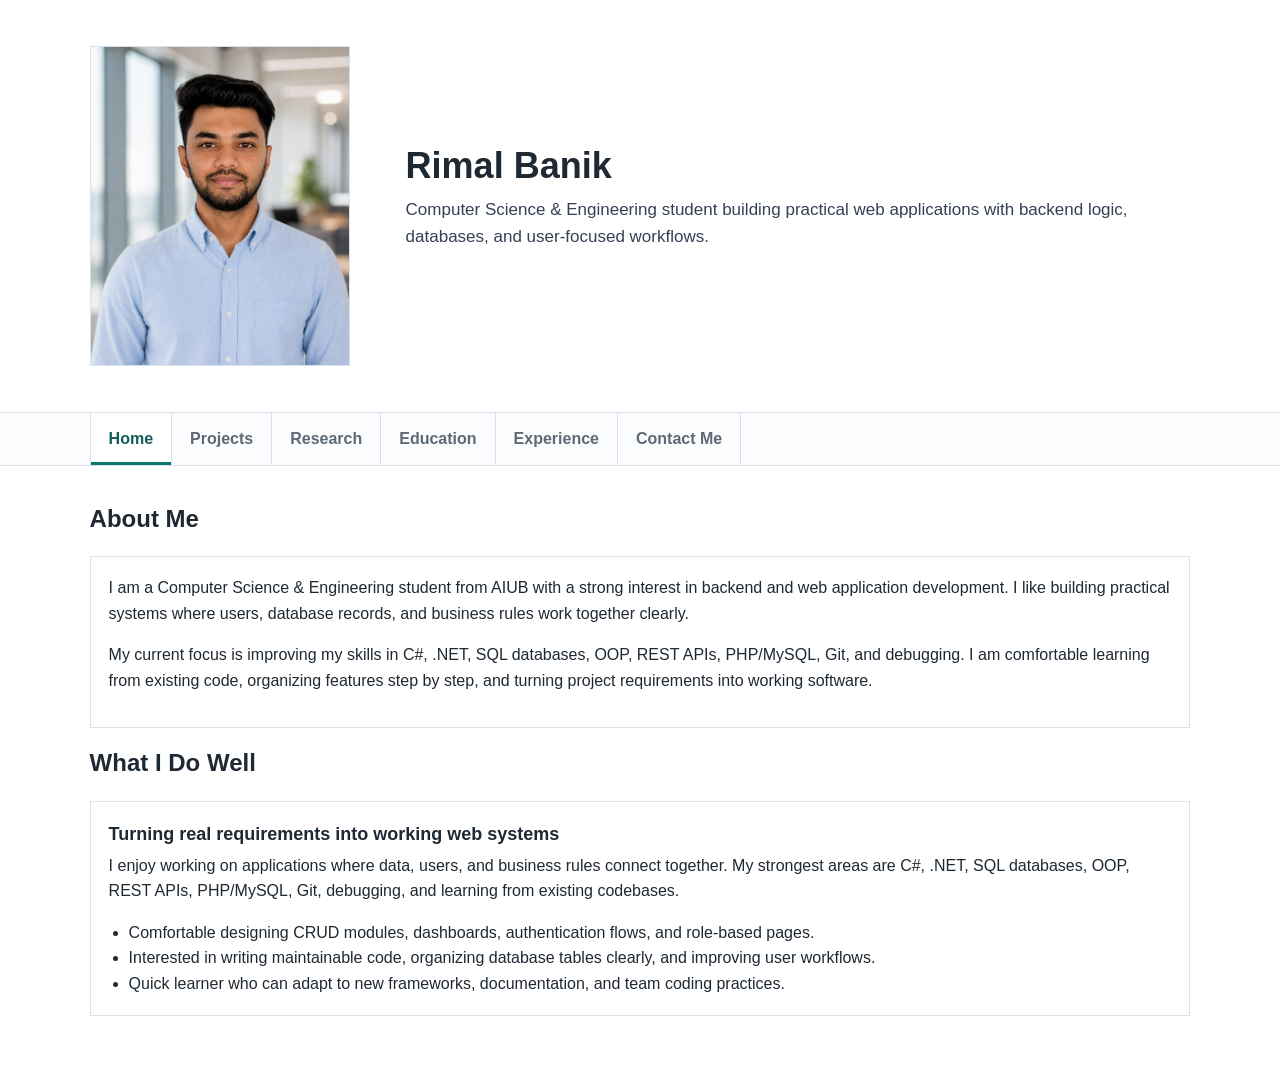
<file: index.html>
<!doctype html>
<html lang="en">
<head>
  <meta charset="utf-8">
  <meta name="viewport" content="width=device-width, initial-scale=1">
  <title>Rimal Banik | Trainee Software Engineer</title>
  <link rel="stylesheet" href="styles.css">
</head>
<body>
  <main class="page">
    <header class="intro">
      <img class="profile-photo" src="assets/profile-photo.png" alt="Rimal Banik">
      <div>
        <h1>Rimal Banik</h1>
        <p class="lead">Computer Science & Engineering student building practical web applications with backend logic, databases, and user-focused workflows.</p>
      </div>
    </header>

    <nav class="tabs" aria-label="Portfolio sections">
      <button class="tab active" data-tab="home">Home</button>
      <button class="tab" data-tab="projects">Projects</button>
      <button class="tab" data-tab="research">Research</button>
      <button class="tab" data-tab="education">Education</button>
      <button class="tab" data-tab="experience">Experience</button>
      <button class="tab" data-tab="contact">Contact Me</button>
    </nav>

    <section class="panel active" id="home">
      <h2>About Me</h2>
      <article class="item about-card">
        <p>I am a Computer Science & Engineering student from AIUB with a strong interest in backend and web application development. I like building practical systems where users, database records, and business rules work together clearly.</p>
        <p>My current focus is improving my skills in C#, .NET, SQL databases, OOP, REST APIs, PHP/MySQL, Git, and debugging. I am comfortable learning from existing code, organizing features step by step, and turning project requirements into working software.</p>
      </article>

      <h2>What I Do Well</h2>
      <article class="item">
        <h3>Turning real requirements into working web systems</h3>
        <p>I enjoy working on applications where data, users, and business rules connect together. My strongest areas are C#, .NET, SQL databases, OOP, REST APIs, PHP/MySQL, Git, debugging, and learning from existing codebases.</p>
        <ul>
          <li>Comfortable designing CRUD modules, dashboards, authentication flows, and role-based pages.</li>
          <li>Interested in writing maintainable code, organizing database tables clearly, and improving user workflows.</li>
          <li>Quick learner who can adapt to new frameworks, documentation, and team coding practices.</li>
        </ul>
      </article>
    </section>

    <section class="panel" id="projects">
      <h2>Projects</h2>
      <article class="item">
        <h3>Digital Payment System & Security</h3>
        <p class="meta">PHP, MySQL/MariaDB, HTML, CSS, JavaScript</p>
        <p>Role-based digital payment project with customer, agent, and admin areas.</p>
        <ul>
          <li>Implemented send money, cash out, pay bill, balance lookup, and loan request workflows.</li>
          <li>Designed database tables for users, transactions, bill providers, loan requests, and password reset tokens.</li>
          <li>Includes API endpoints and separate controllers for customer, agent, admin, auth, and security features.</li>
          <li>Practiced payment-domain concepts such as account balance updates, transaction history, role permissions, and form validation.</li>
        </ul>
        <div class="project-links">
          <a href="https://github.com/fuad7181/Digital-Payment-System-and-Security" target="_blank" rel="noopener">View Project on GitHub</a>
        </div>
      </article>
      <article class="item">
        <h3>Farmer to Consumer / MatirGhran Admin System</h3>
        <p class="meta">ASP.NET Core MVC, .NET 8, Entity Framework Core, SQL Server, Razor Views</p>
        <p>Admin-focused software with dashboard, agent approval and assignment, employee and user management, payments, orders, products, stock, customer, farmer, and agent flows.</p>
        <ul>
          <li>Layered solution using entities, data context, repositories, MVC controllers, Razor views, and an API project.</li>
          <li>Built around relational data, role-based workflows, CRUD modules, and business process screens.</li>
          <li>Verified locally with a successful <code>dotnet build</code>.</li>
          <li>Practiced admin-side software thinking: approvals, assignments, order tracking, payment records, and user management.</li>
        </ul>
        <div class="project-links">
          <span>View Project on GitHub</span>
        </div>
      </article>
    </section>

    <section class="panel" id="research">
      <h2>Research & Interests</h2>
      <article class="item">
        <h3>Current Academic Interests</h3>
        <p>I am interested in secure web applications, digital payment workflows, database-backed systems, REST API design, data science, analytics, and machine learning fundamentals.</p>
        <ul>
          <li>Secure digital payment systems, transaction records, and role-based access control.</li>
          <li>Database schema design, SQL query writing, and connecting data models to application features.</li>
          <li>REST API structure, backend validation, clean OOP practice, and software documentation.</li>
          <li>Data science and analytics fundamentals, especially how software systems can use data for better decisions.</li>
        </ul>
      </article>
    </section>

    <section class="panel" id="education">
      <h2>Education</h2>
      <article class="item">
        <h3>B.Sc. in Computer Science & Engineering</h3>
        <p class="meta">American International University-Bangladesh (AIUB)</p>
        <p>CGPA: 3.80<br>Status: 2023 to Running</p>
      </article>
      <article class="item">
        <h3>Higher Secondary Certificate (HSC)</h3>
        <p class="meta">Milestone College</p>
        <p>GPA: 5.00<br>Passing Year: 2021</p>
      </article>
    </section>

    <section class="panel" id="experience">
      <h2>Experience</h2>
      <article class="item">
        <h3>Fresh Graduate / Entry-Level Candidate</h3>
        <p>I do not have formal professional experience yet. My hands-on experience comes from academic and self-driven projects where I practiced full-stack workflows, database design, debugging, version control, and documentation.</p>
        <ul>
          <li>Built academic projects with backend, database, and frontend components.</li>
          <li>Worked with login, role separation, dashboard pages, forms, data lists, and business records.</li>
          <li>Can read existing code, identify issues, test changes, and document what was done.</li>
          <li>Ready for trainee-level work where learning speed, consistency, and teamwork matter.</li>
        </ul>
      </article>
    </section>

    <section class="panel" id="contact">
      <h2>Contact Me</h2>
      <article class="item contact-details">
        <h3>Contact Information</h3>
        <p>Email: <a href="mailto:rimalbanik@gmail.com">rimalbanik@gmail.com</a></p>
        <p>Phone: <a href="tel:+8801864336955">01864336955</a></p>
      </article>
      <article class="item message-box">
        <h3>Send a Message</h3>
        <form class="contact-form" id="contactForm">
          <label>
            Visitor Email
            <input type="email" id="visitorEmail" placeholder="visitor@example.com" required>
          </label>
          <label>
            Message
            <textarea id="visitorMessage" rows="6" placeholder="Write your message..." required></textarea>
          </label>
          <button type="submit">Send Message</button>
          <p class="form-note" id="formStatus" aria-live="polite"></p>
        </form>
      </article>
    </section>
  </main>

  <script src="script.js"></script>
</body>
</html>
</file>
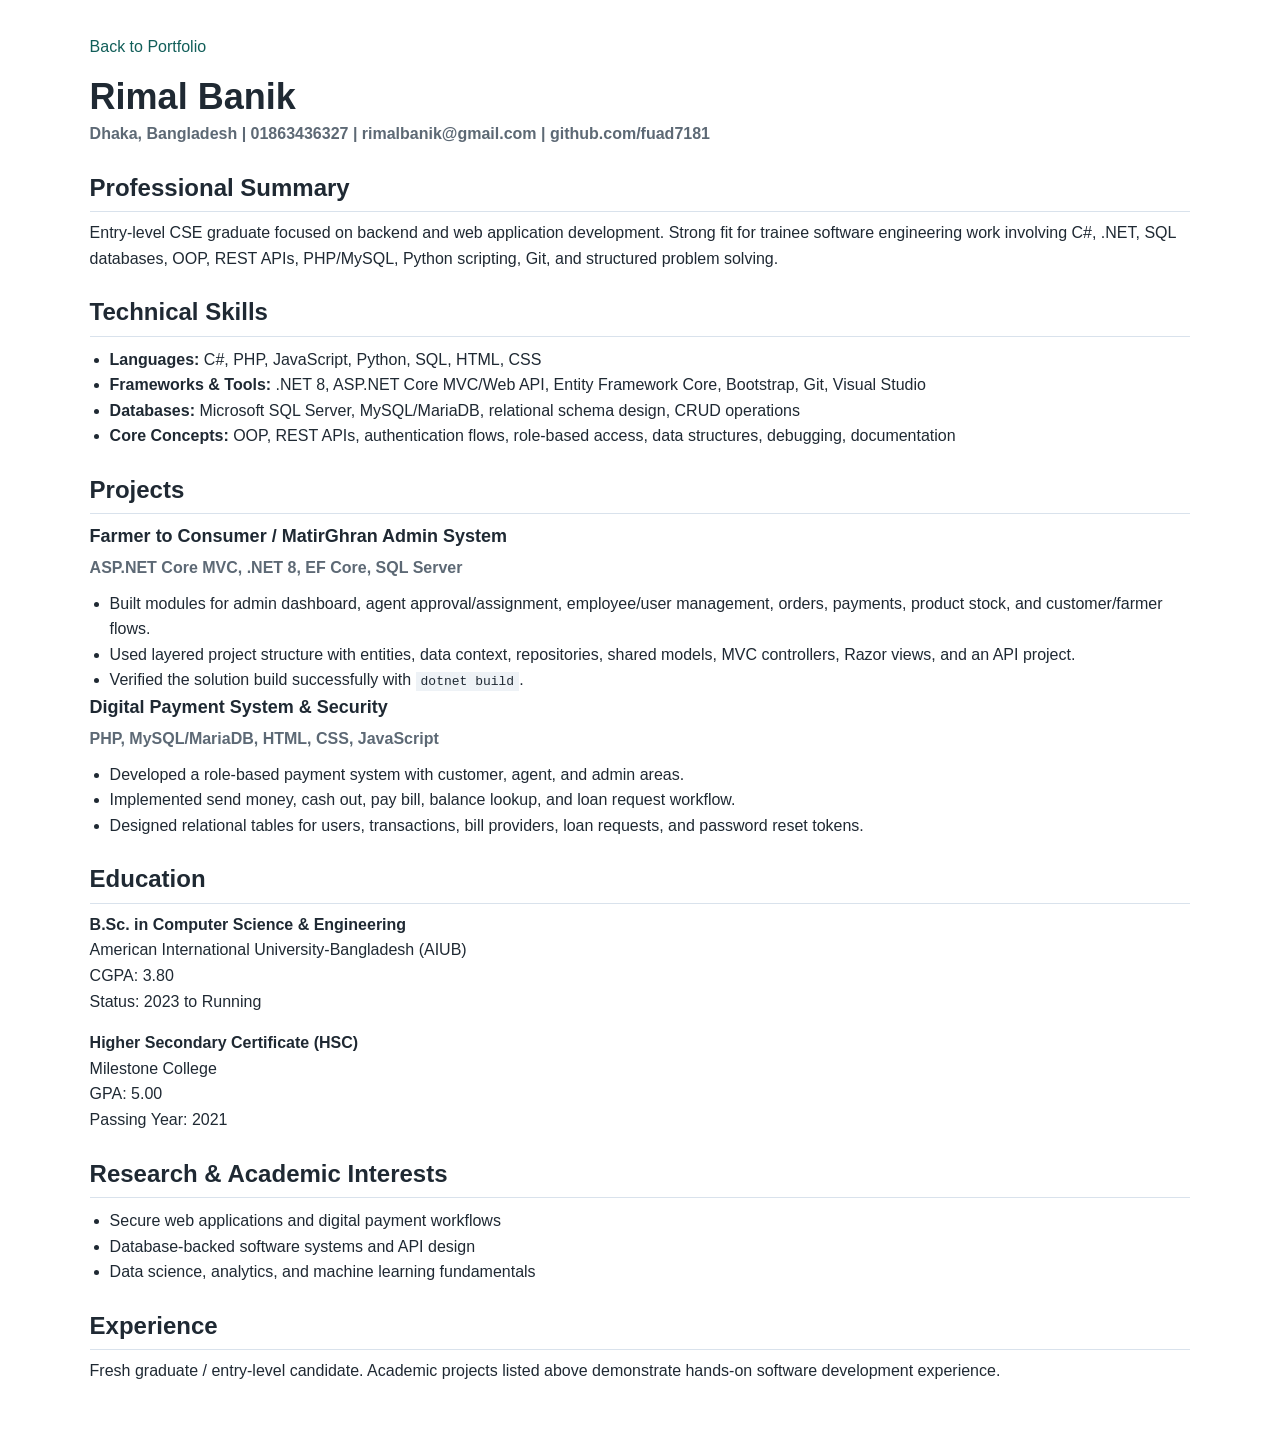
<file: cv.html>
<!doctype html>
<html lang="en">
<head>
  <meta charset="utf-8">
  <meta name="viewport" content="width=device-width, initial-scale=1">
  <title>Rimal Banik | CV</title>
  <link rel="stylesheet" href="styles.css">
</head>
<body>
  <main class="page cv-page">
    <section class="panel active">
      <p><a href="index.html">Back to Portfolio</a></p>
      <h1>Rimal Banik</h1>
      <p class="meta">Dhaka, Bangladesh | 01863436327 | rimalbanik@gmail.com | github.com/fuad7181</p>

      <h2>Professional Summary</h2>
      <p>Entry-level CSE graduate focused on backend and web application development. Strong fit for trainee software engineering work involving C#, .NET, SQL databases, OOP, REST APIs, PHP/MySQL, Python scripting, Git, and structured problem solving.</p>

      <h2>Technical Skills</h2>
      <ul>
        <li><strong>Languages:</strong> C#, PHP, JavaScript, Python, SQL, HTML, CSS</li>
        <li><strong>Frameworks & Tools:</strong> .NET 8, ASP.NET Core MVC/Web API, Entity Framework Core, Bootstrap, Git, Visual Studio</li>
        <li><strong>Databases:</strong> Microsoft SQL Server, MySQL/MariaDB, relational schema design, CRUD operations</li>
        <li><strong>Core Concepts:</strong> OOP, REST APIs, authentication flows, role-based access, data structures, debugging, documentation</li>
      </ul>

      <h2>Projects</h2>
      <h3>Farmer to Consumer / MatirGhran Admin System</h3>
      <p class="meta">ASP.NET Core MVC, .NET 8, EF Core, SQL Server</p>
      <ul>
        <li>Built modules for admin dashboard, agent approval/assignment, employee/user management, orders, payments, product stock, and customer/farmer flows.</li>
        <li>Used layered project structure with entities, data context, repositories, shared models, MVC controllers, Razor views, and an API project.</li>
        <li>Verified the solution build successfully with <code>dotnet build</code>.</li>
      </ul>

      <h3>Digital Payment System & Security</h3>
      <p class="meta">PHP, MySQL/MariaDB, HTML, CSS, JavaScript</p>
      <ul>
        <li>Developed a role-based payment system with customer, agent, and admin areas.</li>
        <li>Implemented send money, cash out, pay bill, balance lookup, and loan request workflow.</li>
        <li>Designed relational tables for users, transactions, bill providers, loan requests, and password reset tokens.</li>
      </ul>

      <h2>Education</h2>
      <p><strong>B.Sc. in Computer Science & Engineering</strong><br>American International University-Bangladesh (AIUB)<br>CGPA: 3.80<br>Status: 2023 to Running</p>
      <p><strong>Higher Secondary Certificate (HSC)</strong><br>Milestone College<br>GPA: 5.00<br>Passing Year: 2021</p>

      <h2>Research & Academic Interests</h2>
      <ul>
        <li>Secure web applications and digital payment workflows</li>
        <li>Database-backed software systems and API design</li>
        <li>Data science, analytics, and machine learning fundamentals</li>
      </ul>

      <h2>Experience</h2>
      <p>Fresh graduate / entry-level candidate. Academic projects listed above demonstrate hands-on software development experience.</p>
    </section>
  </main>
</body>
</html>
</file>
<file: styles.css>
:root {
  color-scheme: light;
  --ink: #1f2933;
  --muted: #5d6975;
  --line: #d9e2ec;
  --surface: #ffffff;
  --soft: #f5f7fa;
  --accent: #0f766e;
  --accent-dark: #115e59;
}

* {
  box-sizing: border-box;
}

body {
  margin: 0;
  font-family: Arial, Helvetica, sans-serif;
  line-height: 1.6;
  color: var(--ink);
  background: var(--soft);
  overflow-x: hidden;
}

a {
  color: var(--accent-dark);
  text-decoration: none;
}

a:hover {
  text-decoration: underline;
}

.page {
  width: 100%;
  min-height: 100vh;
  margin: 0;
  background: var(--surface);
}

.intro {
  display: grid;
  grid-template-columns: 280px 1fr;
  gap: 36px;
  padding: 46px clamp(24px, 7vw, 96px);
  border-bottom: 1px solid var(--line);
  align-items: center;
}

.intro > * {
  min-width: 0;
}

.profile-photo {
  width: 260px;
  height: 320px;
  border: 1px solid var(--line);
  display: block;
  object-fit: cover;
  object-position: center top;
  background: #e7f4f1;
}

.eyebrow {
  margin: 0 0 6px;
  color: var(--accent-dark);
  font-weight: 700;
  text-transform: uppercase;
  letter-spacing: 0;
  font-size: 13px;
}

h1,
h2,
h3,
p {
  margin-top: 0;
}

h1 {
  font-size: 36px;
  line-height: 1.15;
  margin-bottom: 10px;
}

h2 {
  font-size: 24px;
  margin-bottom: 18px;
}

h3 {
  font-size: 18px;
  margin-bottom: 4px;
}

.lead {
  max-width: 100%;
  font-size: 17px;
  color: #344054;
  overflow-wrap: anywhere;
}

.quick-links {
  display: flex;
  flex-wrap: wrap;
  gap: 10px;
  margin-top: 18px;
}

.inline-links {
  margin-top: 12px;
}

.quick-links a,
.contact-form button {
  border: 1px solid var(--accent);
  background: var(--accent);
  color: #ffffff;
  padding: 9px 13px;
  font-weight: 700;
  max-width: 100%;
  overflow-wrap: anywhere;
}

.quick-links a:nth-child(n + 2),
.inline-links a:first-child {
  background: #ffffff;
  color: var(--accent-dark);
}

.inline-links a:nth-child(2) {
  background: var(--accent);
  color: #ffffff;
}

.tabs {
  display: flex;
  flex-wrap: wrap;
  gap: 0;
  padding: 0 clamp(24px, 7vw, 96px);
  border-bottom: 1px solid var(--line);
  background: #fbfcfd;
}

.tab {
  appearance: none;
  border: 0;
  border-right: 1px solid var(--line);
  background: transparent;
  color: var(--muted);
  padding: 13px 18px;
  font: inherit;
  font-weight: 700;
  cursor: pointer;
}

.tab:first-child {
  border-left: 1px solid var(--line);
}

.tab.active {
  color: var(--accent-dark);
  background: #ffffff;
  box-shadow: inset 0 -3px 0 var(--accent);
}

.panel {
  display: none;
  padding: 34px clamp(24px, 7vw, 96px) 52px;
  overflow-x: hidden;
}

.panel.active {
  display: block;
}

.item {
  width: 100%;
  border: 1px solid var(--line);
  padding: 18px;
  margin-bottom: 16px;
  background: #ffffff;
  overflow-wrap: anywhere;
  min-width: 0;
}

.meta {
  color: var(--muted);
  font-weight: 700;
  margin-bottom: 10px;
}

.project-links {
  display: flex;
  flex-wrap: wrap;
  gap: 10px;
  margin-top: 14px;
}

.project-links a,
.project-links span {
  border: 1px solid var(--accent);
  color: var(--accent-dark);
  padding: 8px 12px;
  font-weight: 700;
}

ul {
  margin: 10px 0 0;
  padding-left: 20px;
}

code {
  background: #eef2f6;
  padding: 2px 5px;
}

.cv-page h1 {
  margin-bottom: 4px;
}

.cv-page h2 {
  margin-top: 22px;
  margin-bottom: 8px;
  border-bottom: 1px solid var(--line);
  padding-bottom: 4px;
}

.contact-form {
  width: 100%;
  max-width: 100%;
}

.contact-form label {
  display: block;
  font-weight: 700;
  margin-bottom: 14px;
}

.contact-form input,
.contact-form textarea {
  display: block;
  width: 100%;
  margin-top: 6px;
  padding: 11px 12px;
  border: 1px solid var(--line);
  font: inherit;
  resize: vertical;
}

.contact-form input:focus,
.contact-form textarea:focus {
  outline: 2px solid #99f6e4;
  border-color: var(--accent);
}

.contact-form button {
  cursor: pointer;
}

.form-note {
  margin-top: 12px;
  color: var(--accent-dark);
  font-size: 14px;
  font-weight: 700;
}

@media (max-width: 720px) {
  .page {
    width: 100%;
    margin: 0;
  }

  .intro {
    grid-template-columns: 1fr;
    padding: 24px 18px;
  }

  .profile-photo {
    width: 190px;
    height: 240px;
  }

  .lead {
    max-width: 100%;
    font-size: 16px;
  }

  h1 {
    font-size: 30px;
  }

  .tabs {
    padding: 0;
  }

  .tab {
    flex: 1 1 50%;
    min-width: 0;
    border-bottom: 1px solid var(--line);
    padding-left: 10px;
    padding-right: 10px;
    overflow-wrap: anywhere;
  }

  .panel {
    padding: 24px 18px 30px;
  }

  .item {
    width: 100%;
    max-width: 100%;
  }

  .item p,
  .item li {
    max-width: 100%;
  }
}
</file>
